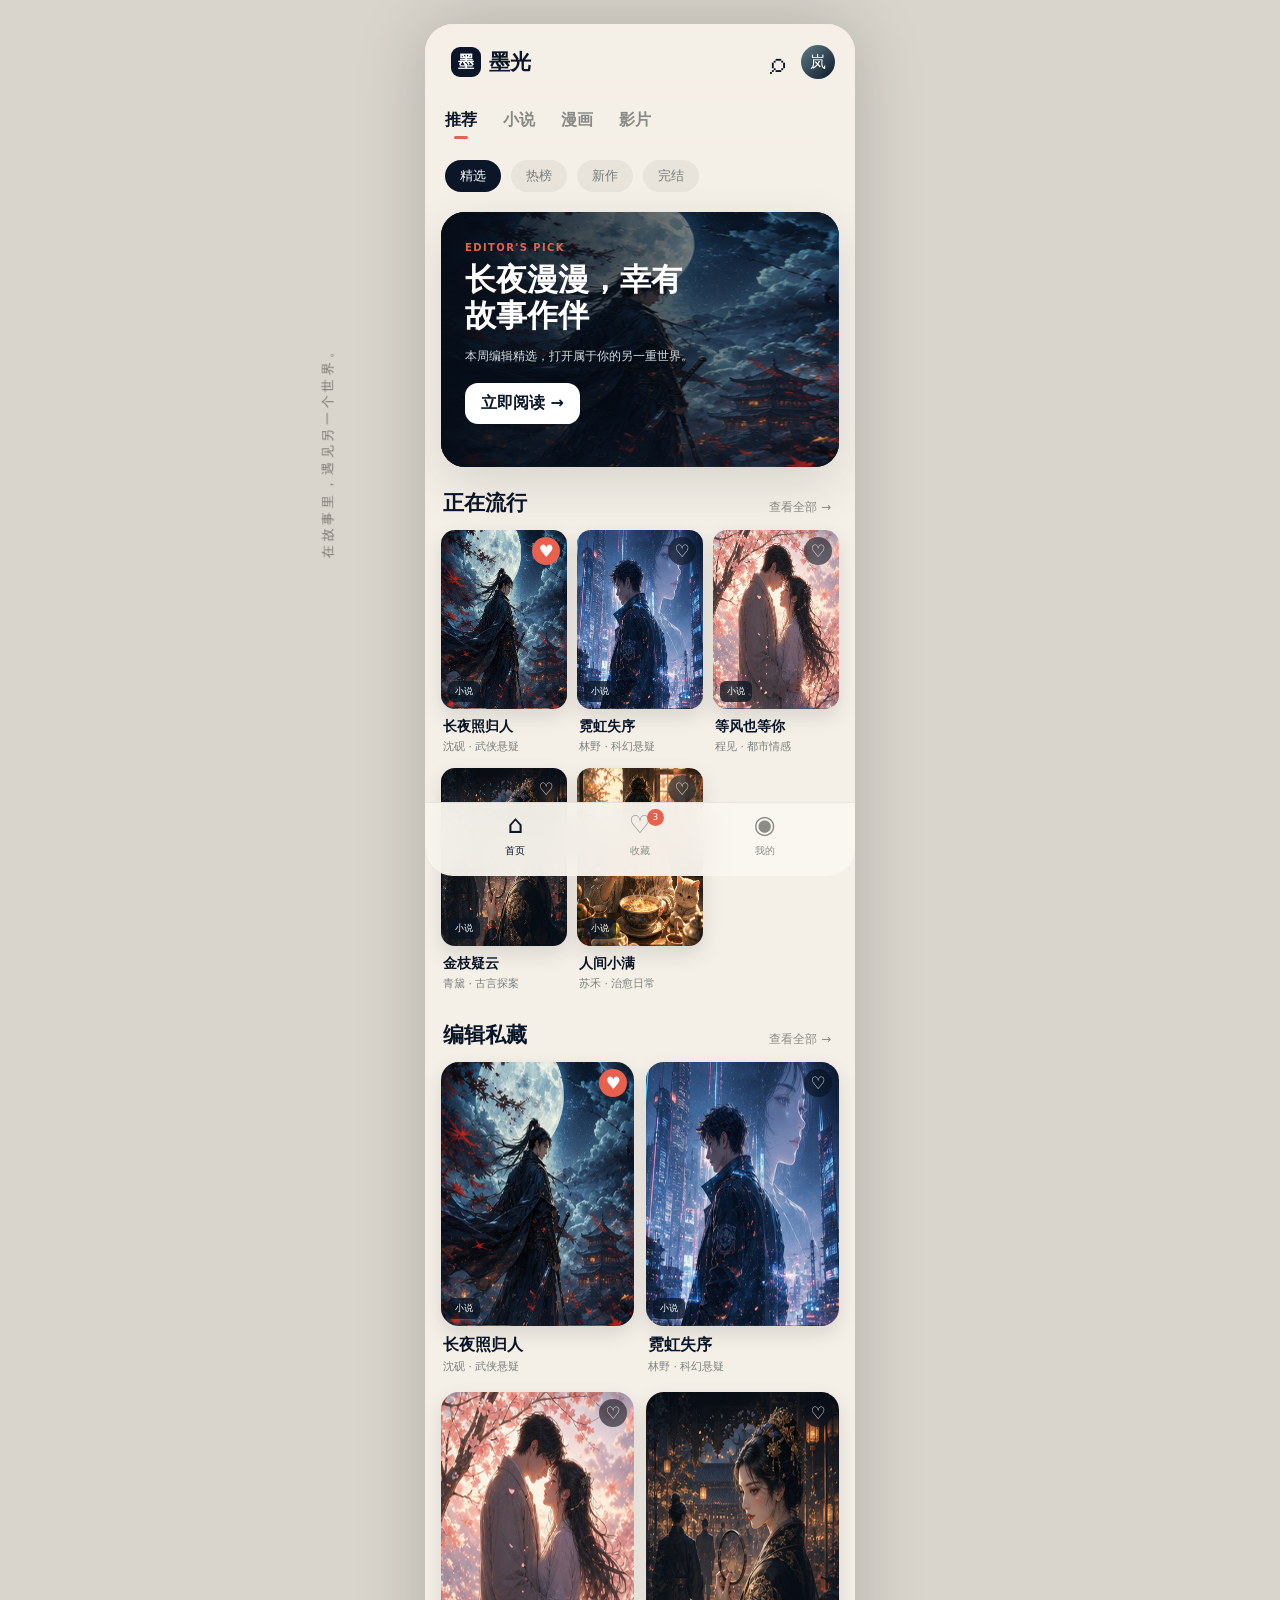
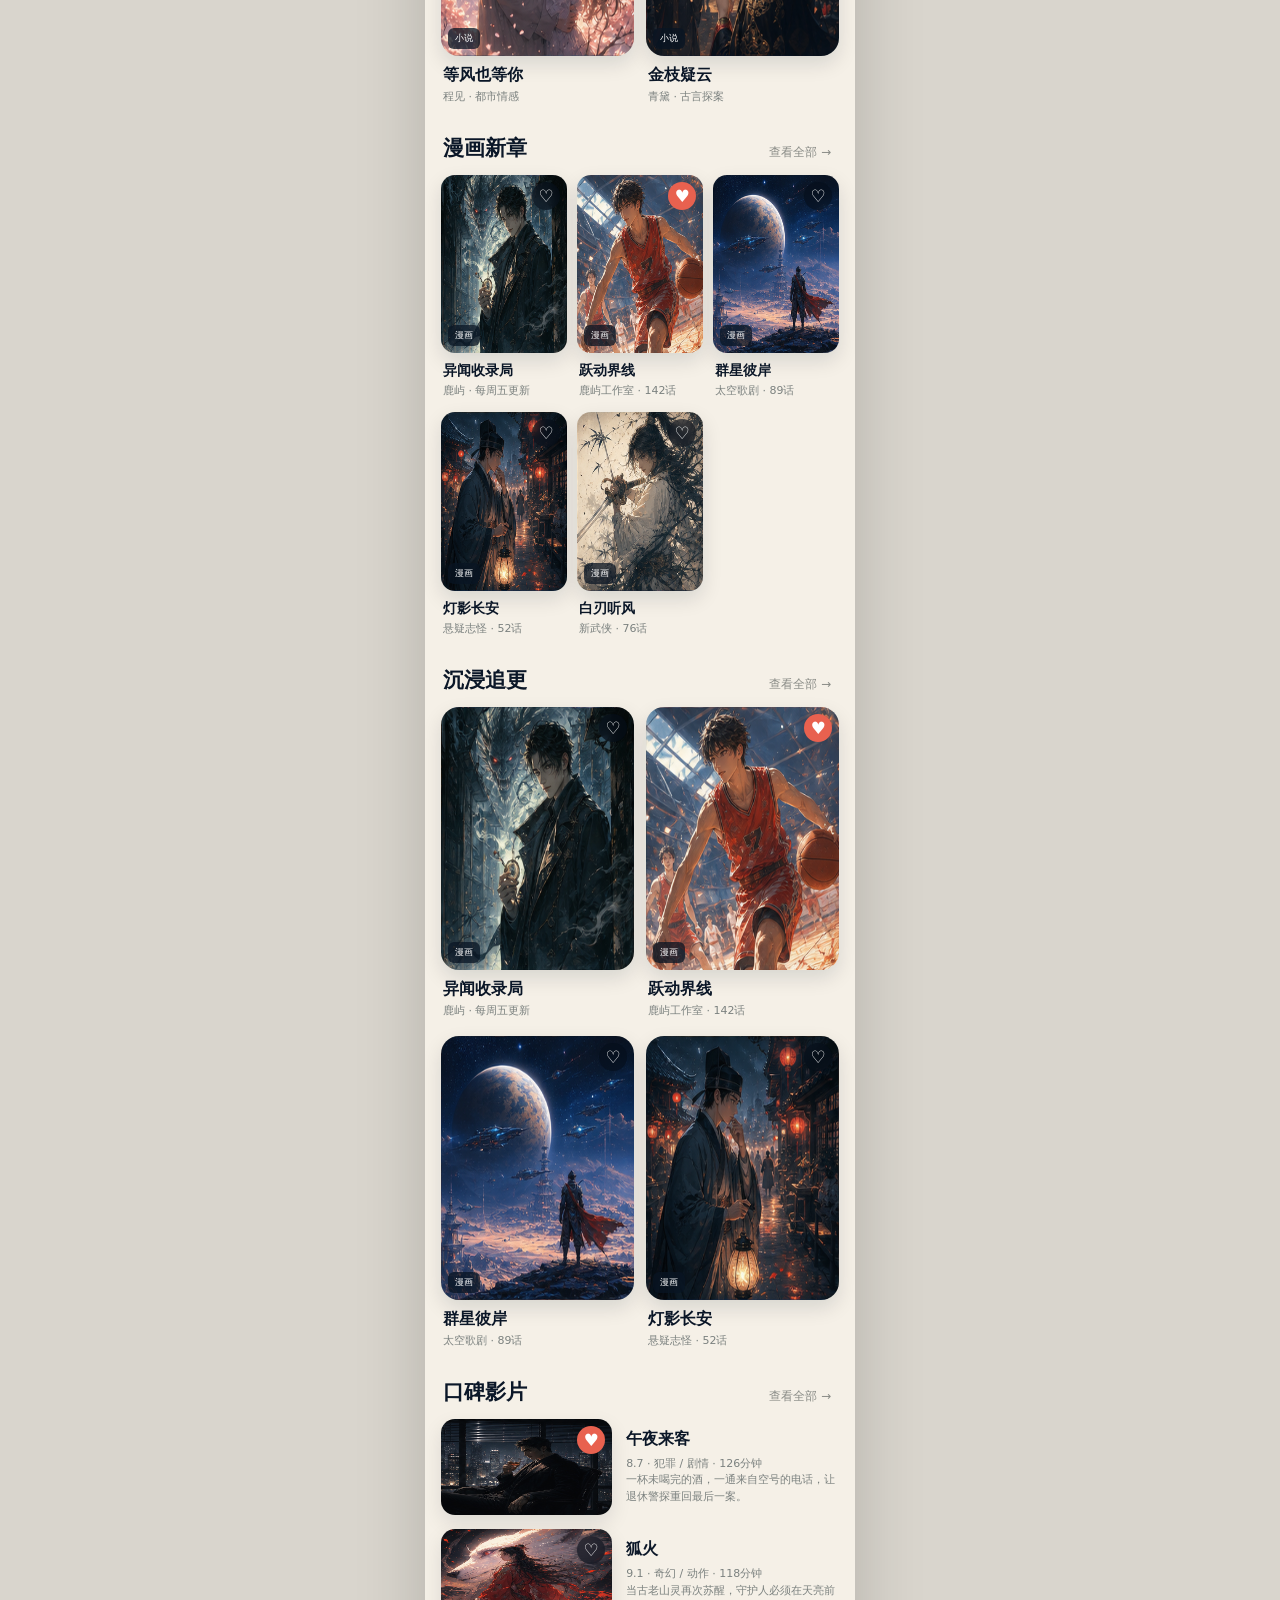
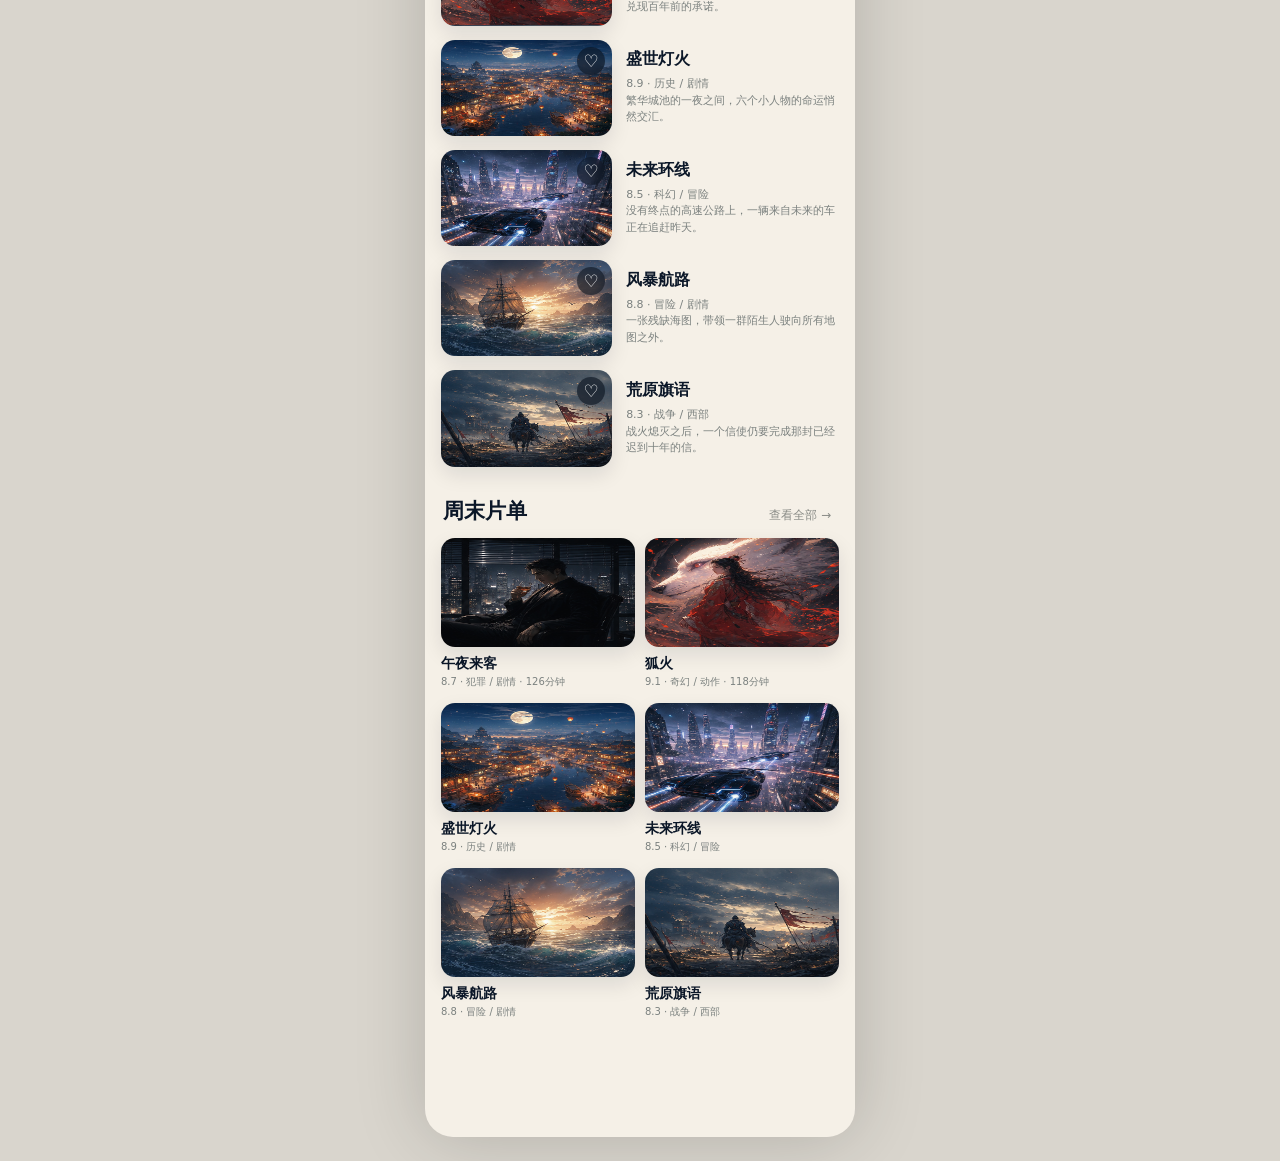
<file: index.html>
<!doctype html>
<html lang="zh-CN">
<head>
  <meta charset="UTF-8" />
  <meta name="viewport" content="width=device-width, initial-scale=1.0" />
  <meta name="theme-color" content="#0b1728" />
  <title>墨光 · 故事宇宙</title>
  <link rel="stylesheet" href="style.css" />
</head>
<body>
  <div class="desktop-note">在故事里，遇见另一个世界。</div>
  <main class="app-shell">
    <header class="topbar">
      <button class="brand" data-go="home" aria-label="返回首页">
        <span class="brand-mark">墨</span><span>墨光</span>
      </button>
      <div class="top-actions">
        <button class="icon-btn" id="searchBtn" aria-label="搜索">⌕</button>
        <button class="avatar" data-go="profile" aria-label="个人中心">岚</button>
      </div>
    </header>

    <div class="search-panel" id="searchPanel">
      <span>⌕</span><input id="searchInput" placeholder="搜索小说、漫画、影片" />
      <button id="closeSearch">取消</button>
    </div>

    <nav class="category-nav" id="categoryNav" aria-label="内容分类">
      <button class="active" data-category="recommend">推荐</button>
      <button data-category="novel">小说</button>
      <button data-category="comic">漫画</button>
      <button data-category="film">影片</button>
    </nav>

    <section id="homePage" class="page active">
      <div class="subnav" id="subnav">
        <button class="active">精选</button><button>热榜</button><button>新作</button><button>完结</button>
      </div>
      <div id="contentFeed"></div>
    </section>

    <section id="favoritesPage" class="page">
      <div class="page-heading">
        <div><span class="eyebrow">MY LIBRARY</span><h1>我的收藏</h1></div>
        <button class="text-btn" id="editFavorites">管理</button>
      </div>
      <div class="favorite-tabs">
        <button class="active" data-filter="all">全部 <span id="favCount">0</span></button>
        <button data-filter="novel">小说</button><button data-filter="comic">漫画</button><button data-filter="film">影片</button>
      </div>
      <div id="favoritesList" class="favorites-list"></div>
    </section>

    <section id="profilePage" class="page">
      <div class="profile-hero">
        <div class="profile-row">
          <div class="big-avatar">岚</div>
          <div><h1>晚上好，岚</h1><p>在墨光的第 128 天</p></div>
          <button class="gear">⚙</button>
        </div>
        <div class="stats">
          <div><strong>36</strong><span>已读</span></div><div><strong>12</strong><span>收藏</span></div><div><strong>8.5h</strong><span>本周</span></div>
        </div>
      </div>
      <div class="membership-card">
        <div class="member-shine"></div>
        <span class="member-label">INKLIGHT PLUS</span>
        <h2>把整个故事宇宙<br />装进口袋</h2>
        <p>全场畅读 · 高清影片 · 抢先更新</p>
        <button id="openPaywall">立即开通 <span>→</span></button>
      </div>
      <div class="menu-list">
        <button><span>◷</span><b>观看记录</b><i>›</i></button>
        <button><span>⌁</span><b>离线下载</b><i>›</i></button>
        <button><span>◈</span><b>阅读偏好</b><i>›</i></button>
        <button><span>?</span><b>帮助与反馈</b><i>›</i></button>
      </div>
    </section>

    <nav class="bottom-nav">
      <button class="active" data-go="home"><span class="nav-icon">⌂</span><small>首页</small></button>
      <button data-go="favorites"><span class="nav-icon">♡</span><small>收藏</small><em id="favBadge">0</em></button>
      <button data-go="profile"><span class="nav-icon">◉</span><small>我的</small></button>
    </nav>
  </main>

  <div class="modal-backdrop" id="detailModal">
    <article class="detail-sheet">
      <button class="sheet-close" data-close="detailModal">×</button>
      <div id="detailCover" class="detail-cover cover"></div>
      <div class="detail-content">
        <span class="eyebrow" id="detailType"></span><h2 id="detailTitle"></h2>
        <p id="detailMeta"></p>
        <div class="detail-stats"><span id="detailViews">🔥 68.4万观看</span><span>★ 8.7</span><span id="detailStatus">连载中</span></div>
        <h3 class="detail-subtitle">简介</h3><p class="description" id="detailDesc"></p>
        <div class="chapter-card" id="chapterCard"></div>
        <div class="detail-actions">
          <button class="primary" id="startReading">开始阅读</button>
          <button class="save-detail" id="saveDetail">♡</button>
        </div>
        <div class="comments-head"><h3>评论区 <small id="commentCount">2.3万</small></h3><button id="writeComment">写评论… ✎</button></div>
        <div class="comment-compose" id="commentCompose">
          <input id="commentInput" maxlength="80" placeholder="说说你的感受…" />
          <button id="sendComment">发布</button>
        </div>
        <div id="commentsList" class="comments-list"></div>
      </div>
    </article>
  </div>

  <div class="modal-backdrop" id="paywallModal">
    <article class="paywall-sheet">
      <button class="sheet-close" data-close="paywallModal">×</button>
      <span class="pay-crown">✦</span><span class="eyebrow">INKLIGHT PLUS</span>
      <h2>让好故事，不被打断</h2>
      <p class="pay-sub">小说、漫画、影片全场通行</p>
      <div class="perks"><span>✓ 全库畅读</span><span>✓ 1080P 影片</span><span>✓ 无广告</span></div>
      <div class="plans">
        <button class="plan" data-plan="month"><span>连续包月</span><strong>¥18<small>/月</small></strong></button>
        <button class="plan selected" data-plan="year"><i>最划算</i><span>连续包年</span><strong>¥148<small>/年</small></strong><em>每月仅 ¥12.3</em></button>
      </div>
      <button class="pay-button" id="payButton">确认开通 · ¥148/年</button>
      <small class="terms">开通即代表同意《会员服务协议》 · 可随时取消</small>
    </article>
  </div>
  <div class="toast" id="toast"></div>
  <script src="app.js"></script>
</body>
</html>
</file>
<file: style.css>
:root{--ink:#0b1728;--paper:#f5f0e7;--card:#fffdf8;--muted:#7b817f;--coral:#e8614f;--gold:#d3a75d;--line:#dfddd7;--shadow:0 18px 50px rgba(8,20,35,.12)}
*{box-sizing:border-box}body{margin:0;background:#d9d5cd;color:var(--ink);font-family:"PingFang SC","Noto Sans SC",system-ui,sans-serif}.desktop-note{position:fixed;left:calc(50% - 420px);top:50%;transform:translateY(-50%) rotate(-90deg);font-family:serif;letter-spacing:.28em;color:#78756e;font-size:13px}
button{font:inherit;color:inherit;border:0;background:none;cursor:pointer}.app-shell{width:min(100%,430px);min-height:100vh;margin:auto;background:var(--paper);position:relative;box-shadow:0 0 70px rgba(0,0,0,.18);padding-bottom:88px;overflow:hidden}.topbar{height:68px;padding:12px 20px 4px;display:flex;align-items:center;justify-content:space-between;position:sticky;top:0;background:rgba(245,240,231,.94);backdrop-filter:blur(16px);z-index:20}.brand{display:flex;align-items:center;gap:8px;font-family:serif;font-size:21px;font-weight:800}.brand-mark{display:grid;place-items:center;width:30px;height:30px;background:var(--ink);color:white;border-radius:9px;font-size:16px}.top-actions{display:flex;gap:10px;align-items:center}.icon-btn{font-size:30px;line-height:1}.avatar,.big-avatar{display:grid;place-items:center;color:white;background:linear-gradient(135deg,#607c87,var(--ink));border-radius:50%;width:34px;height:34px;font-family:serif}.category-nav{display:flex;gap:26px;padding:10px 20px 5px;position:sticky;top:68px;z-index:19;background:rgba(245,240,231,.94);backdrop-filter:blur(16px)}.category-nav button{padding:8px 0;font-size:16px;font-weight:600;color:#878985;position:relative}.category-nav button.active{color:var(--ink)}.category-nav button.active:after{content:"";position:absolute;width:14px;height:3px;border-radius:3px;background:var(--coral);left:50%;bottom:0;transform:translateX(-50%)}.subnav{padding:16px 20px 6px;display:flex;gap:10px;overflow:auto}.subnav button{white-space:nowrap;background:#e8e4dc;color:#777b79;border-radius:20px;padding:7px 15px;font-size:13px}.subnav button.active{background:var(--ink);color:white}.search-panel{display:none;position:fixed;z-index:50;top:0;width:min(100%,430px);height:68px;background:var(--paper);padding:12px 16px;gap:10px;align-items:center}.search-panel.open{display:flex}.search-panel span{position:absolute;left:27px;font-size:22px}.search-panel input{width:100%;border:0;background:#e7e3dc;border-radius:14px;padding:12px 15px 12px 38px;outline:none;font-size:14px}.search-panel button{font-size:13px;white-space:nowrap}.page{display:none;animation:fade .25s ease}.page.active{display:block}@keyframes fade{from{opacity:0;transform:translateY(4px)}}
.hero{margin:14px 16px 22px;border-radius:24px;min-height:255px;position:relative;overflow:hidden;color:white;background:var(--ink);box-shadow:var(--shadow)}.hero .cover{position:absolute;inset:0}.hero .cover:after{content:"";position:absolute;inset:0;background:linear-gradient(90deg,rgba(5,13,24,.96) 0%,rgba(5,13,24,.58) 55%,rgba(5,13,24,.05))}.hero-copy{position:relative;z-index:2;padding:30px 24px;width:72%}.eyebrow{display:block;letter-spacing:.14em;font-size:10px;font-weight:800;color:var(--coral);margin-bottom:9px}.hero h1{font-family:serif;font-size:31px;line-height:1.16;margin:0 0 12px}.hero p{font-size:12px;line-height:1.7;color:#d6dce1}.hero button{background:white;color:var(--ink);border-radius:13px;padding:10px 16px;font-weight:700;margin-top:5px}.section{margin:0 0 30px}.section-head{padding:0 18px 13px;display:flex;justify-content:space-between;align-items:end}.section-head h2{font-family:serif;margin:0;font-size:21px}.section-head button{font-size:12px;color:#8a8c87}.grid-3{display:grid;grid-template-columns:repeat(3,1fr);gap:14px 10px;padding:0 16px}.grid-2{display:grid;grid-template-columns:repeat(2,1fr);gap:18px 12px;padding:0 16px}.card{min-width:0}.cover{background-image:url("assets/cover-atlas.png");background-size:400% 400%;background-position:var(--pos);position:relative}.portrait{aspect-ratio:3/4.25;border-radius:14px;overflow:hidden;background-color:#ccc;box-shadow:0 8px 20px rgba(12,23,39,.12)}.grid-2 .portrait{aspect-ratio:3/4.1;border-radius:18px}.card h3{font-family:serif;margin:9px 2px 3px;font-size:14px;white-space:nowrap;text-overflow:ellipsis;overflow:hidden}.grid-2 h3{font-size:16px}.card p{margin:0 2px;color:var(--muted);font-size:11px}.save{position:absolute;right:7px;top:7px;width:28px;height:28px;display:grid;place-items:center;border-radius:50%;background:rgba(5,14,25,.58);color:white;font-size:17px;backdrop-filter:blur(5px);z-index:3}.save.saved{background:var(--coral)}.save.saved::first-letter{color:white}.tag{position:absolute;bottom:7px;left:7px;background:rgba(9,20,35,.75);color:white;padding:4px 7px;border-radius:6px;font-size:9px}.film-list{display:grid;gap:14px;padding:0 16px}.film-card{display:grid;grid-template-columns:43% 1fr;gap:14px;align-items:center}.landscape{aspect-ratio:16/9;border-radius:14px;overflow:hidden;box-shadow:0 8px 20px rgba(12,23,39,.1)}.film-card h3{margin:0 0 6px;font-family:serif;font-size:16px}.film-card p{font-size:11px;color:var(--muted);line-height:1.5;margin:0}.film-duo{display:grid;grid-template-columns:1fr 1fr;gap:14px 10px;padding:0 16px}.film-duo h3{font-family:serif;font-size:14px;margin:8px 0 2px}.film-duo p{font-size:10px;color:var(--muted);margin:0}
.bottom-nav{position:fixed;bottom:0;width:min(100%,430px);height:74px;display:flex;justify-content:space-around;background:rgba(250,247,241,.94);backdrop-filter:blur(18px);border-top:1px solid rgba(20,30,40,.08);z-index:30;padding:6px 28px 8px}.bottom-nav button{width:70px;color:#8b8d89;display:flex;flex-direction:column;align-items:center;position:relative}.bottom-nav button.active{color:var(--ink)}.nav-icon{font-size:25px;height:34px}.bottom-nav small{font-size:10px}.bottom-nav em{display:none;position:absolute;top:0;right:11px;background:var(--coral);color:#fff;border-radius:12px;min-width:17px;height:17px;line-height:17px;font-size:9px;font-style:normal}
.page-heading{padding:30px 20px 20px;display:flex;justify-content:space-between;align-items:end}.page-heading h1{font-family:serif;margin:0;font-size:30px}.text-btn{font-size:13px;color:var(--coral)}.favorite-tabs{display:flex;gap:9px;padding:0 16px 18px}.favorite-tabs button{border:1px solid var(--line);padding:7px 13px;border-radius:20px;font-size:12px}.favorite-tabs button.active{background:var(--ink);color:#fff;border-color:var(--ink)}.favorites-list{display:grid;gap:13px;padding:0 16px}.favorite-item{display:grid;grid-template-columns:72px 1fr auto;gap:13px;padding:10px;background:var(--card);border-radius:16px;align-items:center}.favorite-item .mini-cover{width:72px;aspect-ratio:3/4;border-radius:10px}.favorite-item.film .mini-cover{aspect-ratio:16/10}.favorite-item h3{font-family:serif;margin:0 0 5px}.favorite-item p{margin:0;color:var(--muted);font-size:11px}.remove-fav{color:#aaa;font-size:20px}.empty{padding:70px 20px;text-align:center;color:var(--muted)}.empty b{display:block;font-family:serif;color:var(--ink);font-size:20px;margin:10px}
.profile-hero{background:var(--ink);color:#fff;margin:16px;border-radius:24px;padding:24px}.profile-row{display:flex;align-items:center;gap:13px}.big-avatar{width:52px;height:52px;font-size:20px}.profile-row h1{font-family:serif;font-size:20px;margin:0 0 4px}.profile-row p{color:#9da8b5;margin:0;font-size:11px}.gear{margin-left:auto}.stats{display:grid;grid-template-columns:repeat(3,1fr);text-align:center;margin-top:24px;padding-top:18px;border-top:1px solid #2d3948}.stats div{display:flex;flex-direction:column}.stats strong{font-family:serif;font-size:18px}.stats span{font-size:9px;color:#929eaa;margin-top:4px}.membership-card{margin:18px 16px;padding:28px 24px;background:linear-gradient(135deg,#e3be76,#b9853e);border-radius:24px;overflow:hidden;position:relative;color:#172231;box-shadow:0 16px 35px rgba(112,73,21,.22)}.member-shine{position:absolute;width:180px;height:180px;border:35px solid rgba(255,255,255,.12);border-radius:50%;right:-70px;top:-60px}.member-label{font-size:9px;letter-spacing:.17em;font-weight:900}.membership-card h2{font-family:serif;font-size:26px;line-height:1.35;margin:13px 0 8px}.membership-card p{font-size:11px}.membership-card button{margin-top:14px;background:var(--ink);color:#fff;border-radius:14px;padding:11px 17px;font-size:12px}.membership-card button span{margin-left:22px}.menu-list{background:var(--card);margin:16px;border-radius:20px;padding:4px 16px}.menu-list button{width:100%;height:54px;border-bottom:1px solid #ece9e3;display:grid;grid-template-columns:30px 1fr auto;align-items:center;text-align:left}.menu-list button:last-child{border:0}.menu-list b{font-size:13px}.menu-list i{font-style:normal;color:#aaa;font-size:22px}
.modal-backdrop{display:none;position:fixed;inset:0;background:rgba(4,12,22,.63);z-index:80;align-items:flex-end;justify-content:center;backdrop-filter:blur(5px)}.modal-backdrop.open{display:flex}.detail-sheet,.paywall-sheet{width:min(100%,430px);background:var(--paper);border-radius:28px 28px 0 0;position:relative;animation:up .28s ease;max-height:92vh;overflow:auto}@keyframes up{from{transform:translateY(100%)}}.sheet-close{position:absolute;right:16px;top:16px;width:34px;height:34px;border-radius:50%;background:rgba(255,255,255,.85);font-size:23px;z-index:5}.detail-cover{height:315px;background-size:400% 400%}.detail-cover:after{content:"";position:absolute;inset:60% 0 0;background:linear-gradient(transparent,var(--paper))}.detail-content{padding:0 22px 25px;margin-top:-18px;position:relative}.detail-content h2{font-family:serif;font-size:29px;margin:0 0 5px}.detail-content>p{font-size:12px;color:var(--muted)}.detail-content .description{font-size:13px;line-height:1.8;color:#555b5b}.detail-actions{display:grid;grid-template-columns:1fr 52px;gap:10px;margin-top:18px}.primary,.pay-button{background:var(--coral);color:white;border-radius:15px;height:50px;font-weight:700}.save-detail{border:1px solid var(--line);border-radius:15px;font-size:24px}.save-detail.saved{background:var(--coral);color:white}.paywall-sheet{text-align:center;padding:35px 20px 24px;background:#0e1a2b;color:#fff}.paywall-sheet .sheet-close{background:#263245;color:#fff}.pay-crown{display:grid;place-items:center;margin:0 auto 10px;width:50px;height:50px;border:1px solid #c99e58;border-radius:50%;color:#e6c17e;font-size:23px}.paywall-sheet h2{font-family:serif;font-size:27px;margin:8px 0}.pay-sub{color:#a8b1bd;font-size:12px}.perks{display:flex;justify-content:center;gap:16px;color:#d6b46e;font-size:10px;margin:18px 0 24px}.plans{display:grid;grid-template-columns:1fr 1fr;gap:10px}.plan{border:1px solid #344156;border-radius:17px;color:white;padding:18px 10px;display:flex;flex-direction:column;gap:7px;position:relative}.plan.selected{border:2px solid #d8af65;background:#17263b}.plan>i{position:absolute;top:-10px;right:9px;background:#d8af65;color:#152033;padding:3px 7px;border-radius:8px;font-size:8px;font-style:normal}.plan span{font-size:11px}.plan strong{font-family:serif;font-size:24px}.plan small{font:10px sans-serif;color:#b9c0c9}.plan em{font-size:9px;color:#d7b66f;font-style:normal}.pay-button{width:100%;background:linear-gradient(90deg,#c89a4e,#e7c985);color:#132036;margin-top:18px}.terms{display:block;color:#697587;font-size:8px;margin-top:12px}.toast{position:fixed;left:50%;bottom:92px;transform:translate(-50%,20px);background:#101b2a;color:#fff;border-radius:20px;padding:10px 18px;font-size:12px;opacity:0;pointer-events:none;z-index:100;transition:.25s}.toast.show{opacity:1;transform:translate(-50%,0)}
.detail-stats{display:flex;gap:8px;flex-wrap:wrap;margin:14px 0 18px}.detail-stats span{padding:6px 9px;border-radius:8px;background:#e9e4dc;font-size:10px;color:#5f6667}.detail-stats span:first-child{color:var(--coral)}.detail-subtitle{font-family:serif;font-size:17px;margin:0 0 6px}.chapter-card{display:grid;grid-template-columns:1fr 1fr;background:var(--card);border:1px solid var(--line);border-radius:14px;margin:16px 0;padding:13px 4px}.chapter-card div{padding:0 12px;border-right:1px solid var(--line)}.chapter-card div:last-child{border:0}.chapter-card b{display:block;font-size:11px;margin-bottom:4px}.chapter-card span{font-size:10px;color:var(--muted)}.comments-head{display:flex;align-items:center;justify-content:space-between;margin-top:26px;padding-top:20px;border-top:1px solid var(--line)}.comments-head h3{font-family:serif;margin:0}.comments-head small{font:11px sans-serif;color:var(--muted);font-weight:400}.comments-head button{font-size:11px;color:var(--muted)}.comment-compose{display:none;grid-template-columns:1fr auto;gap:8px;margin:12px 0}.comment-compose.open{display:grid}.comment-compose input{border:1px solid var(--line);border-radius:12px;background:#fff;padding:11px;outline:none}.comment-compose button{background:var(--ink);color:#fff;border-radius:11px;padding:0 14px;font-size:11px}.comment{display:grid;grid-template-columns:34px 1fr;gap:10px;padding:15px 0;border-bottom:1px solid var(--line)}.comment-avatar{width:34px;height:34px;border-radius:50%;display:grid;place-items:center;background:linear-gradient(135deg,#d2a769,#6a8090);color:#fff;font-size:12px}.comment-top{display:flex;justify-content:space-between;align-items:center}.comment-top b{font-size:11px}.comment-top span{font-size:9px;color:#aaa}.comment p{font-size:11px!important;line-height:1.55;color:#525858!important;margin:7px 0!important}.comment-actions{display:flex;gap:18px;color:#929694;font-size:10px}.comment-actions button{font-size:10px;color:#929694}.comment-actions button.liked{color:var(--coral)}
@media(max-width:700px){body{background:var(--paper)}.desktop-note{display:none}.app-shell{box-shadow:none}}@media(min-width:701px){.app-shell{min-height:880px;margin-top:24px;margin-bottom:24px;border-radius:28px}.bottom-nav{bottom:24px;border-radius:0 0 28px 28px}.modal-backdrop{align-items:center}.detail-sheet,.paywall-sheet{border-radius:28px;max-height:850px}}
</file>
